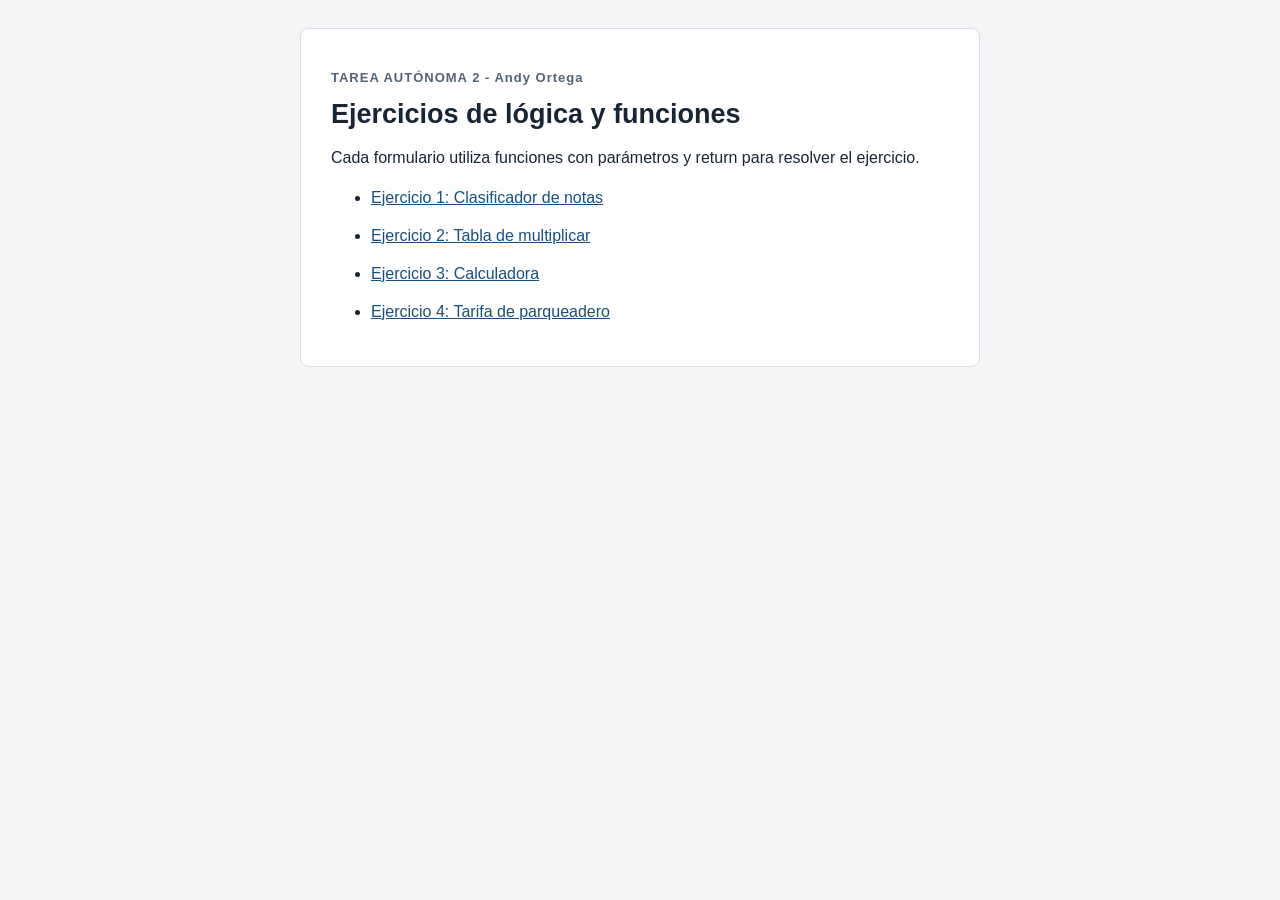
<file: index.html>
<!DOCTYPE html>
<html lang="es">
<head>
  <meta charset="UTF-8">
  <meta name="viewport" content="width=device-width, initial-scale=1.0">
  <title>Tarea 2 de lógica y funciones</title>
  <link rel="icon" href="data:,">
  <link rel="stylesheet" href="estilos.css">
</head>
<body>
  <main>
    <p class="actividad">TAREA AUTÓNOMA 2 - Andy Ortega</p>
    <h1>Ejercicios de lógica y funciones</h1>
    <p>Cada formulario utiliza funciones con parámetros y return para resolver el ejercicio.</p>
    <ul>
      <li><a href="ejercicio1/index.html">Ejercicio 1: Clasificador de notas</a></li>
      <li><a href="ejercicio2/index.html">Ejercicio 2: Tabla de multiplicar</a></li>
      <li><a href="ejercicio3/index.html">Ejercicio 3: Calculadora</a></li>
      <li><a href="ejercicio4/index.html">Ejercicio 4: Tarifa de parqueadero</a></li>
    </ul>
  </main>
</body>
</html>
</file>
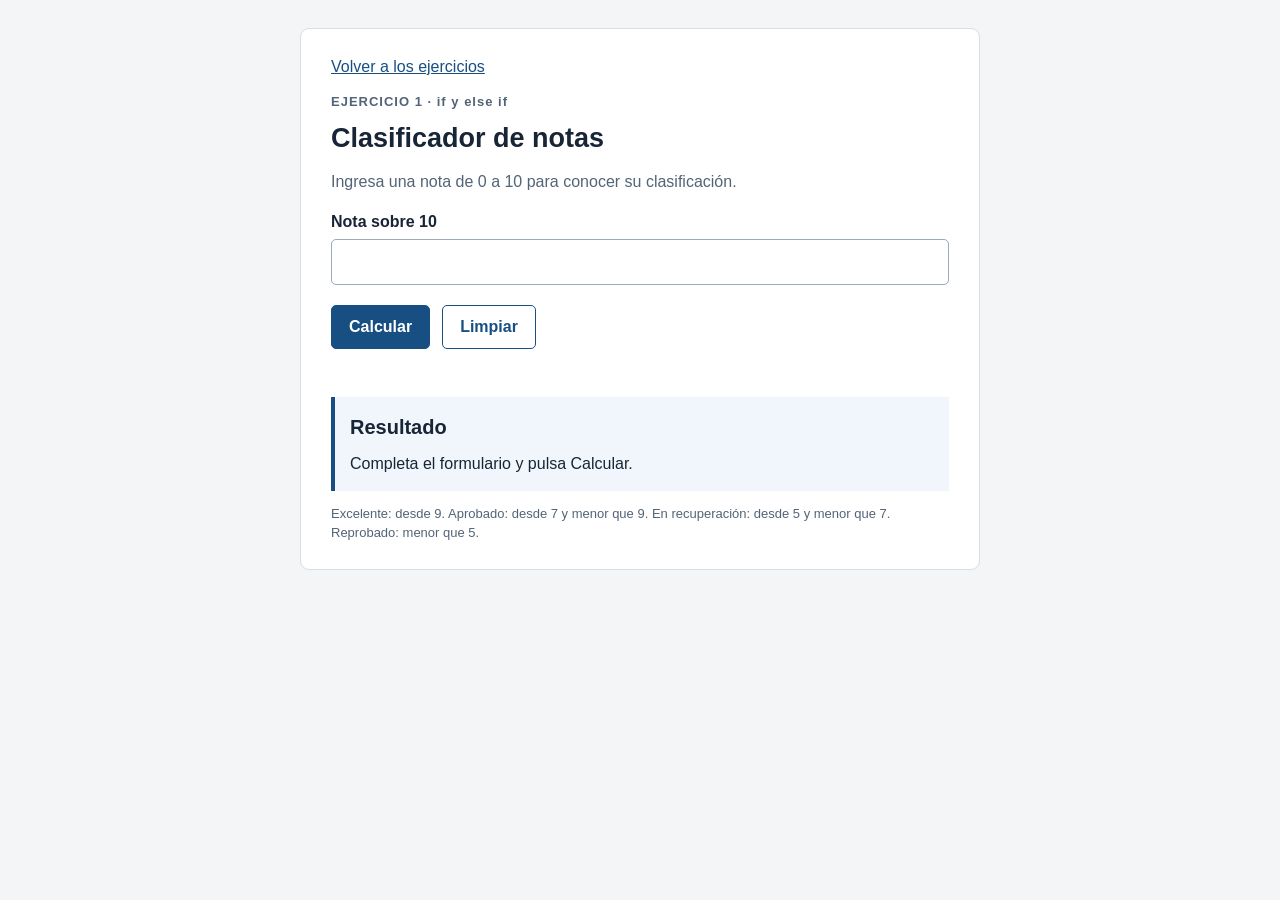
<file: ejercicio1/index.html>
<!DOCTYPE html>
<html lang="es">
<head>
  <meta charset="UTF-8">
  <meta name="viewport" content="width=device-width, initial-scale=1.0">
  <title>Clasificador de notas</title>
  <link rel="icon" href="data:,">
  <link rel="stylesheet" href="estilos.css">
  <script src="app.js" defer></script>
</head>
<body>
  <main>
    <a href="../index.html">Volver a los ejercicios</a>
    <p class="actividad">EJERCICIO 1 · if y else if</p>
    <h1>Clasificador de notas</h1>
    <p class="descripcion">Ingresa una nota de 0 a 10 para conocer su clasificación.</p>
    <form id="formulario" novalidate>
      <label for="nota">Nota sobre 10</label>
      <input id="nota" name="nota" type="number" min="0" max="10" step="any" required>
      <div class="acciones">
        <button type="submit">Calcular</button>
        <button type="reset">Limpiar</button>
      </div>
    </form>
    <p id="error" class="error" role="alert"></p>
    <section class="resultado" aria-labelledby="titulo-resultado" aria-live="polite">
      <h2 id="titulo-resultado">Resultado</h2>
      <div id="resultado">Completa el formulario y pulsa Calcular.</div>
    </section>
    <p class="nota">Excelente: desde 9. Aprobado: desde 7 y menor que 9. En recuperación: desde 5 y menor que 7. Reprobado: menor que 5.</p>
  </main>
</body>
</html>
</file>
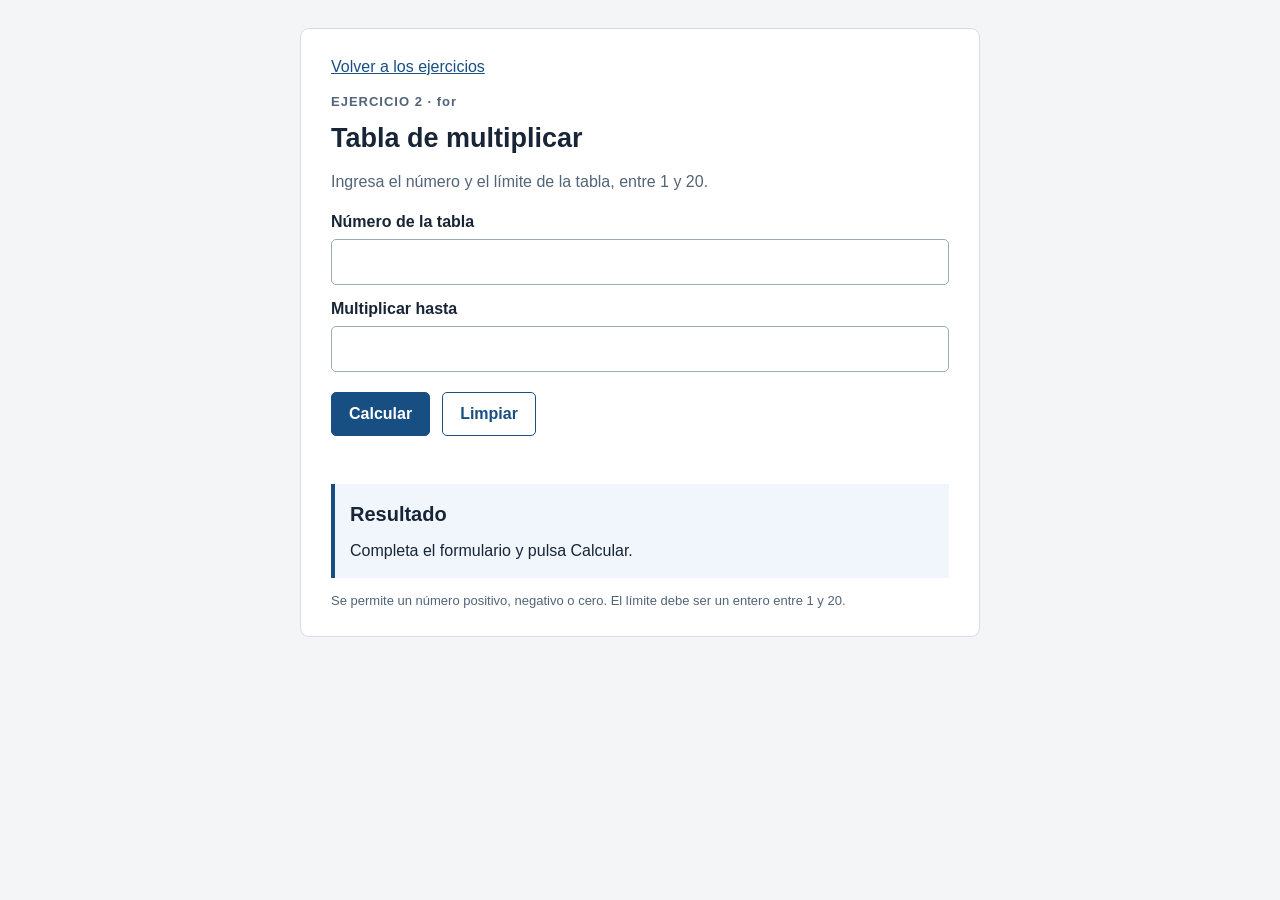
<file: ejercicio2/index.html>
<!DOCTYPE html>
<html lang="es">
<head>
  <meta charset="UTF-8">
  <meta name="viewport" content="width=device-width, initial-scale=1.0">
  <title>Tabla de multiplicar</title>
  <link rel="icon" href="data:,">
  <link rel="stylesheet" href="estilos.css">
  <script src="app.js" defer></script>
</head>
<body>
  <main>
    <a href="../index.html">Volver a los ejercicios</a>
    <p class="actividad">EJERCICIO 2 · for</p>
    <h1>Tabla de multiplicar</h1>
    <p class="descripcion">Ingresa el número y el límite de la tabla, entre 1 y 20.</p>
    <form id="formulario" novalidate>
      <label for="numero">Número de la tabla</label>
      <input id="numero" name="numero" type="number" step="any" required>
      <label for="hasta">Multiplicar hasta</label>
      <input id="hasta" name="hasta" type="number" min="1" max="20" step="1" required>
      <div class="acciones">
        <button type="submit">Calcular</button>
        <button type="reset">Limpiar</button>
      </div>
    </form>
    <p id="error" class="error" role="alert"></p>
    <section class="resultado" aria-labelledby="titulo-resultado" aria-live="polite">
      <h2 id="titulo-resultado">Resultado</h2>
      <div id="resultado">Completa el formulario y pulsa Calcular.</div>
    </section>
    <p class="nota">Se permite un número positivo, negativo o cero. El límite debe ser un entero entre 1 y 20.</p>
  </main>
</body>
</html>
</file>
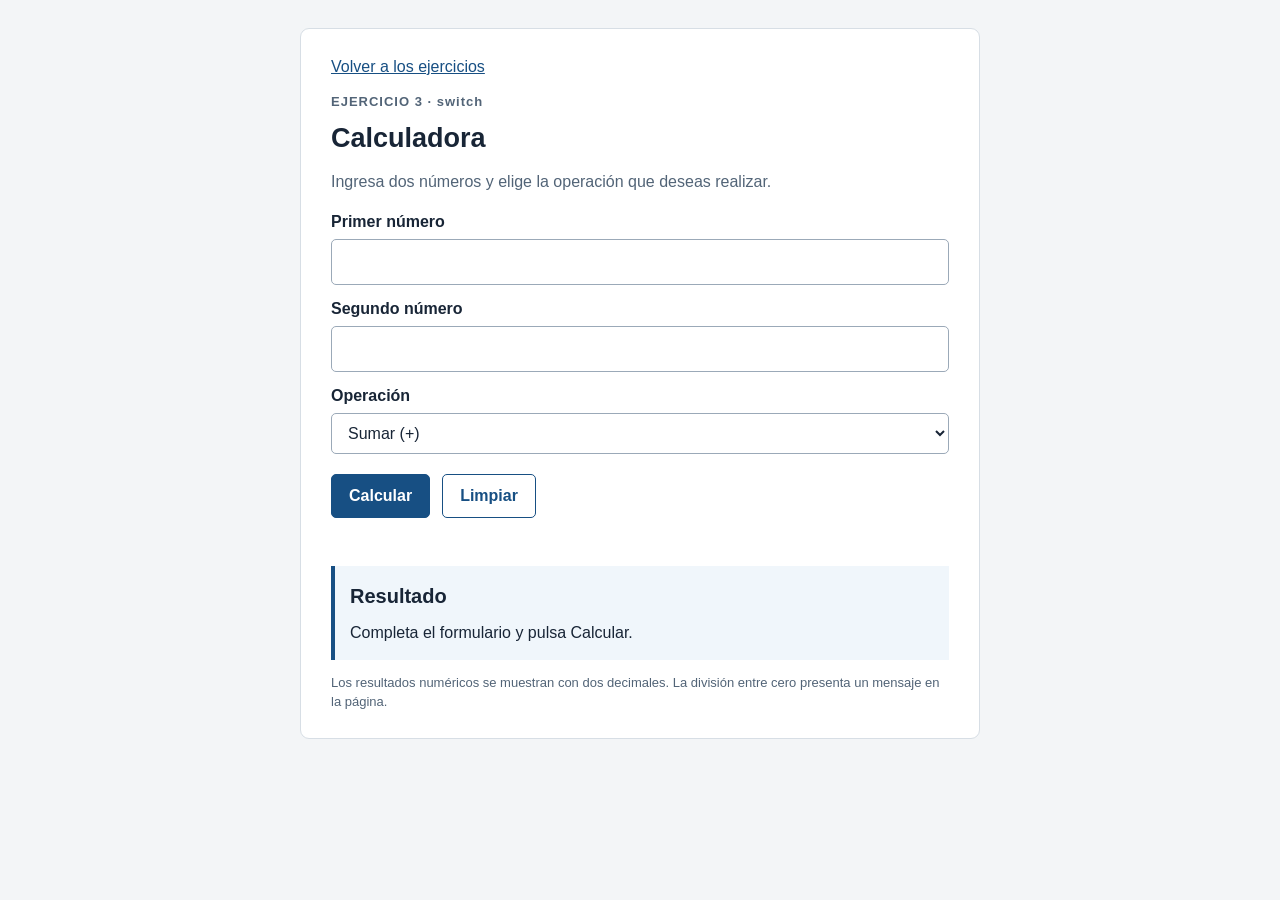
<file: ejercicio3/index.html>
<!DOCTYPE html>
<html lang="es">
<head>
  <meta charset="UTF-8">
  <meta name="viewport" content="width=device-width, initial-scale=1.0">
  <title>Calculadora</title>
  <link rel="icon" href="data:,">
  <link rel="stylesheet" href="estilos.css">
  <script src="app.js" defer></script>
</head>
<body>
  <main>
    <a href="../index.html">Volver a los ejercicios</a>
    <p class="actividad">EJERCICIO 3 · switch</p>
    <h1>Calculadora</h1>
    <p class="descripcion">Ingresa dos números y elige la operación que deseas realizar.</p>
    <form id="formulario" novalidate>
      <label for="a">Primer número</label>
      <input id="a" name="a" type="number" step="any" required>
      <label for="b">Segundo número</label>
      <input id="b" name="b" type="number" step="any" required>
      <label for="operador">Operación</label>
      <select id="operador" name="operador">
        <option value="+">Sumar (+)</option>
        <option value="-">Restar (−)</option>
        <option value="*">Multiplicar (×)</option>
        <option value="/">Dividir (÷)</option>
      </select>
      <div class="acciones">
        <button type="submit">Calcular</button>
        <button type="reset">Limpiar</button>
      </div>
    </form>
    <p id="error" class="error" role="alert"></p>
    <section class="resultado" aria-labelledby="titulo-resultado" aria-live="polite">
      <h2 id="titulo-resultado">Resultado</h2>
      <div id="resultado">Completa el formulario y pulsa Calcular.</div>
    </section>
    <p class="nota">Los resultados numéricos se muestran con dos decimales. La división entre cero presenta un mensaje en la página.</p>
  </main>
</body>
</html>
</file>
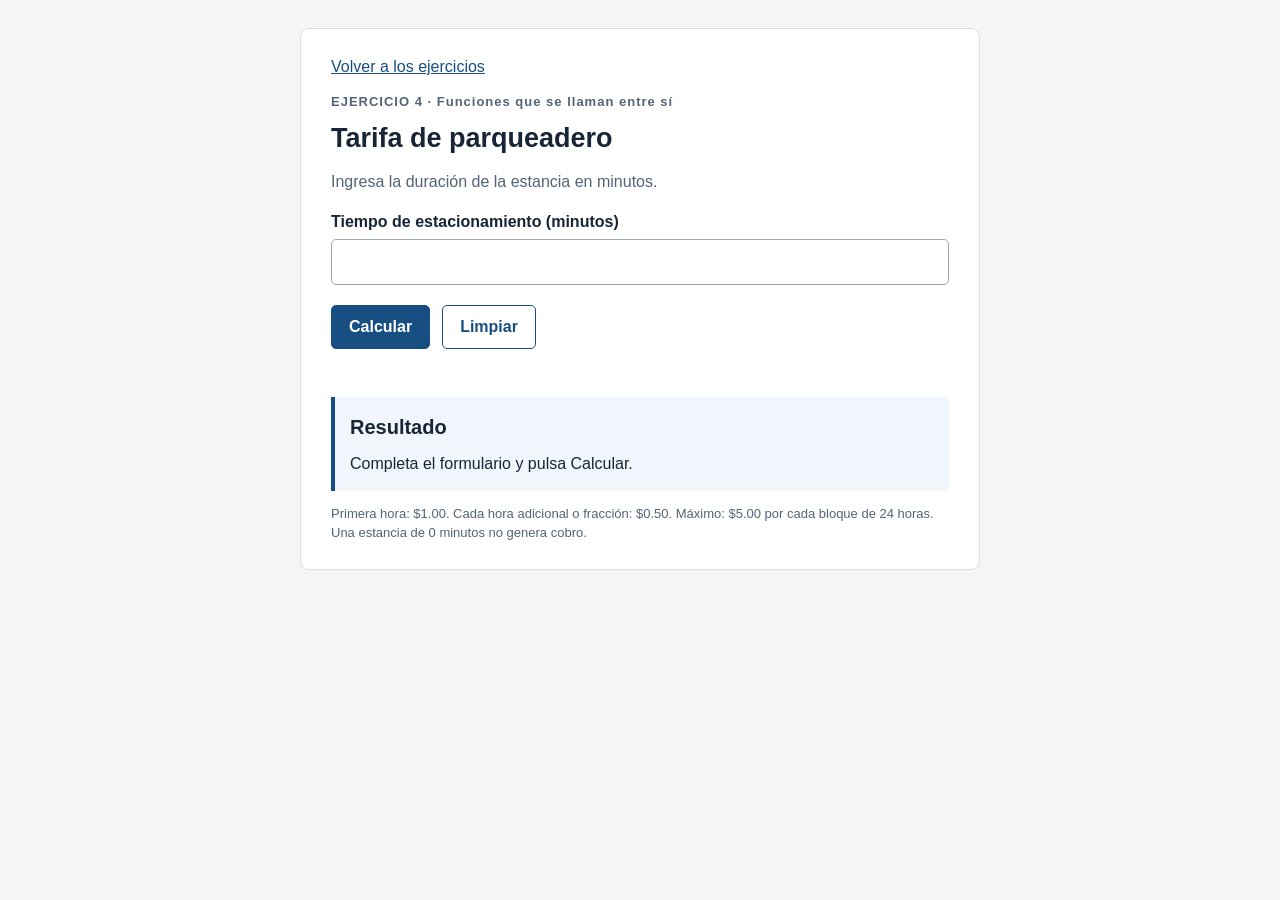
<file: ejercicio4/index.html>
<!DOCTYPE html>
<html lang="es">
<head>
  <meta charset="UTF-8">
  <meta name="viewport" content="width=device-width, initial-scale=1.0">
  <title>Tarifa de parqueadero</title>
  <link rel="icon" href="data:,">
  <link rel="stylesheet" href="estilos.css">
  <script src="app.js" defer></script>
</head>
<body>
  <main>
    <a href="../index.html">Volver a los ejercicios</a>
    <p class="actividad">EJERCICIO 4 · Funciones que se llaman entre sí</p>
    <h1>Tarifa de parqueadero</h1>
    <p class="descripcion">Ingresa la duración de la estancia en minutos.</p>
    <form id="formulario" novalidate>
      <label for="minutos">Tiempo de estacionamiento (minutos)</label>
      <input id="minutos" name="minutos" type="number" min="0" step="any" required>
      <div class="acciones">
        <button type="submit">Calcular</button>
        <button type="reset">Limpiar</button>
      </div>
    </form>
    <p id="error" class="error" role="alert"></p>
    <section class="resultado" aria-labelledby="titulo-resultado" aria-live="polite">
      <h2 id="titulo-resultado">Resultado</h2>
      <div id="resultado">Completa el formulario y pulsa Calcular.</div>
    </section>
    <p class="nota">Primera hora: $1.00. Cada hora adicional o fracción: $0.50. Máximo: $5.00 por cada bloque de 24 horas. Una estancia de 0 minutos no genera cobro.</p>
  </main>
</body>
</html>
</file>
<file: estilos.css>
* { box-sizing: border-box; }
body { margin: 0; font-family: Arial, sans-serif; line-height: 1.5; color: #182536; background: #f3f5f7; }
main { width: min(94%, 680px); margin: 28px auto; padding: 26px 30px; background: white; border: 1px solid #d7dee5; border-radius: 9px; }
h1 { font-size: 27px; line-height: 1.2; margin: 10px 0 12px; }
h2 { font-size: 20px; margin: 0 0 10px; }
a { color: #174f83; }
.actividad { margin-bottom: 8px; color: #526477; font-size: 13px; font-weight: bold; letter-spacing: 1px; }
.descripcion, .nota { color: #526477; }
.nota { font-size: 13px; margin-bottom: 0; }
label { display: block; font-weight: bold; margin: 12px 0 5px; }
input, select { width: 100%; border: 1px solid #9ba9b8; border-radius: 5px; padding: 10px 12px; font: inherit; background: white; color: #182536; }
input:focus-visible, select:focus-visible, button:focus-visible, a:focus-visible { outline: 3px solid #9fc6ef; outline-offset: 3px; }
.acciones { display: flex; flex-wrap: wrap; gap: 12px; margin: 20px 0 14px; }
button { font: inherit; font-weight: bold; padding: 9px 17px; border: 1px solid #174f83; border-radius: 5px; background: #174f83; color: white; cursor: pointer; }
button[type="reset"] { background: white; color: #174f83; }
.error { color: #9c2020; min-height: 1.5em; margin: 0 0 10px; }
.resultado { border-left: 4px solid #174f83; background: #f0f6fb; padding: 15px; overflow-x: auto; }
#resultado { white-space: pre-line; }
table { width: 100%; border-collapse: collapse; background: white; }
caption { font-weight: bold; text-align: left; padding: 0 0 8px; }
th, td { padding: 7px 10px; border: 1px solid #c3d1df; text-align: left; }
th { background: #e4edf5; }
li { margin: 14px 0; }
@media(max-width: 480px) { main { padding: 20px; margin: 16px auto; } h1 { font-size: 24px; } }
</file>
<file: ejercicio1/estilos.css>
* { box-sizing: border-box; }
body { margin: 0; font-family: Arial, sans-serif; line-height: 1.5; color: #182536; background: #f3f5f7; }
main { width: min(94%, 680px); margin: 28px auto; padding: 26px 30px; background: white; border: 1px solid #d7dee5; border-radius: 9px; }
h1 { font-size: 27px; line-height: 1.2; margin: 10px 0 12px; }
h2 { font-size: 20px; margin: 0 0 10px; }
a { color: #174f83; }
.actividad { margin-bottom: 8px; color: #526477; font-size: 13px; font-weight: bold; letter-spacing: 1px; }
.descripcion, .nota { color: #526477; }
.nota { font-size: 13px; margin-bottom: 0; }
label { display: block; font-weight: bold; margin: 12px 0 5px; }
input, select { width: 100%; border: 1px solid #9ba9b8; border-radius: 5px; padding: 10px 12px; font: inherit; background: white; color: #182536; }
input:focus-visible, select:focus-visible, button:focus-visible, a:focus-visible { outline: 3px solid #9fc6ef; outline-offset: 3px; }
.acciones { display: flex; flex-wrap: wrap; gap: 12px; margin: 20px 0 14px; }
button { font: inherit; font-weight: bold; padding: 9px 17px; border: 1px solid #174f83; border-radius: 5px; background: #174f83; color: white; cursor: pointer; }
button[type="reset"] { background: white; color: #174f83; }
.error { color: #9c2020; min-height: 1.5em; margin: 0 0 10px; }
.resultado { border-left: 4px solid #174f83; background: #f0f6fb; padding: 15px; overflow-x: auto; }
#resultado { white-space: pre-line; }
table { width: 100%; border-collapse: collapse; background: white; }
caption { font-weight: bold; text-align: left; padding: 0 0 8px; }
th, td { padding: 7px 10px; border: 1px solid #c3d1df; text-align: left; }
th { background: #e4edf5; }
li { margin: 14px 0; }
@media(max-width: 480px) { main { padding: 20px; margin: 16px auto; } h1 { font-size: 24px; } }
</file>
<file: ejercicio2/estilos.css>
* { box-sizing: border-box; }
body { margin: 0; font-family: Arial, sans-serif; line-height: 1.5; color: #182536; background: #f3f5f7; }
main { width: min(94%, 680px); margin: 28px auto; padding: 26px 30px; background: white; border: 1px solid #d7dee5; border-radius: 9px; }
h1 { font-size: 27px; line-height: 1.2; margin: 10px 0 12px; }
h2 { font-size: 20px; margin: 0 0 10px; }
a { color: #174f83; }
.actividad { margin-bottom: 8px; color: #526477; font-size: 13px; font-weight: bold; letter-spacing: 1px; }
.descripcion, .nota { color: #526477; }
.nota { font-size: 13px; margin-bottom: 0; }
label { display: block; font-weight: bold; margin: 12px 0 5px; }
input, select { width: 100%; border: 1px solid #9ba9b8; border-radius: 5px; padding: 10px 12px; font: inherit; background: white; color: #182536; }
input:focus-visible, select:focus-visible, button:focus-visible, a:focus-visible { outline: 3px solid #9fc6ef; outline-offset: 3px; }
.acciones { display: flex; flex-wrap: wrap; gap: 12px; margin: 20px 0 14px; }
button { font: inherit; font-weight: bold; padding: 9px 17px; border: 1px solid #174f83; border-radius: 5px; background: #174f83; color: white; cursor: pointer; }
button[type="reset"] { background: white; color: #174f83; }
.error { color: #9c2020; min-height: 1.5em; margin: 0 0 10px; }
.resultado { border-left: 4px solid #174f83; background: #f0f6fb; padding: 15px; overflow-x: auto; }
#resultado { white-space: pre-line; }
table { width: 100%; border-collapse: collapse; background: white; }
caption { font-weight: bold; text-align: left; padding: 0 0 8px; }
th, td { padding: 7px 10px; border: 1px solid #c3d1df; text-align: left; }
th { background: #e4edf5; }
li { margin: 14px 0; }
@media(max-width: 480px) { main { padding: 20px; margin: 16px auto; } h1 { font-size: 24px; } }
</file>
<file: ejercicio3/estilos.css>
* { box-sizing: border-box; }
body { margin: 0; font-family: Arial, sans-serif; line-height: 1.5; color: #182536; background: #f3f5f7; }
main { width: min(94%, 680px); margin: 28px auto; padding: 26px 30px; background: white; border: 1px solid #d7dee5; border-radius: 9px; }
h1 { font-size: 27px; line-height: 1.2; margin: 10px 0 12px; }
h2 { font-size: 20px; margin: 0 0 10px; }
a { color: #174f83; }
.actividad { margin-bottom: 8px; color: #526477; font-size: 13px; font-weight: bold; letter-spacing: 1px; }
.descripcion, .nota { color: #526477; }
.nota { font-size: 13px; margin-bottom: 0; }
label { display: block; font-weight: bold; margin: 12px 0 5px; }
input, select { width: 100%; border: 1px solid #9ba9b8; border-radius: 5px; padding: 10px 12px; font: inherit; background: white; color: #182536; }
input:focus-visible, select:focus-visible, button:focus-visible, a:focus-visible { outline: 3px solid #9fc6ef; outline-offset: 3px; }
.acciones { display: flex; flex-wrap: wrap; gap: 12px; margin: 20px 0 14px; }
button { font: inherit; font-weight: bold; padding: 9px 17px; border: 1px solid #174f83; border-radius: 5px; background: #174f83; color: white; cursor: pointer; }
button[type="reset"] { background: white; color: #174f83; }
.error { color: #9c2020; min-height: 1.5em; margin: 0 0 10px; }
.resultado { border-left: 4px solid #174f83; background: #f0f6fb; padding: 15px; overflow-x: auto; }
#resultado { white-space: pre-line; }
table { width: 100%; border-collapse: collapse; background: white; }
caption { font-weight: bold; text-align: left; padding: 0 0 8px; }
th, td { padding: 7px 10px; border: 1px solid #c3d1df; text-align: left; }
th { background: #e4edf5; }
li { margin: 14px 0; }
@media(max-width: 480px) { main { padding: 20px; margin: 16px auto; } h1 { font-size: 24px; } }
</file>
<file: ejercicio4/estilos.css>
* { box-sizing: border-box; }
body { margin: 0; font-family: Arial, sans-serif; line-height: 1.5; color: #182536; background: #f3f5f7; }
main { width: min(94%, 680px); margin: 28px auto; padding: 26px 30px; background: white; border: 1px solid #d7dee5; border-radius: 9px; }
h1 { font-size: 27px; line-height: 1.2; margin: 10px 0 12px; }
h2 { font-size: 20px; margin: 0 0 10px; }
a { color: #174f83; }
.actividad { margin-bottom: 8px; color: #526477; font-size: 13px; font-weight: bold; letter-spacing: 1px; }
.descripcion, .nota { color: #526477; }
.nota { font-size: 13px; margin-bottom: 0; }
label { display: block; font-weight: bold; margin: 12px 0 5px; }
input, select { width: 100%; border: 1px solid #9ba9b8; border-radius: 5px; padding: 10px 12px; font: inherit; background: white; color: #182536; }
input:focus-visible, select:focus-visible, button:focus-visible, a:focus-visible { outline: 3px solid #9fc6ef; outline-offset: 3px; }
.acciones { display: flex; flex-wrap: wrap; gap: 12px; margin: 20px 0 14px; }
button { font: inherit; font-weight: bold; padding: 9px 17px; border: 1px solid #174f83; border-radius: 5px; background: #174f83; color: white; cursor: pointer; }
button[type="reset"] { background: white; color: #174f83; }
.error { color: #9c2020; min-height: 1.5em; margin: 0 0 10px; }
.resultado { border-left: 4px solid #174f83; background: #f0f6fb; padding: 15px; overflow-x: auto; }
#resultado { white-space: pre-line; }
table { width: 100%; border-collapse: collapse; background: white; }
caption { font-weight: bold; text-align: left; padding: 0 0 8px; }
th, td { padding: 7px 10px; border: 1px solid #c3d1df; text-align: left; }
th { background: #e4edf5; }
li { margin: 14px 0; }
@media(max-width: 480px) { main { padding: 20px; margin: 16px auto; } h1 { font-size: 24px; } }
</file>
